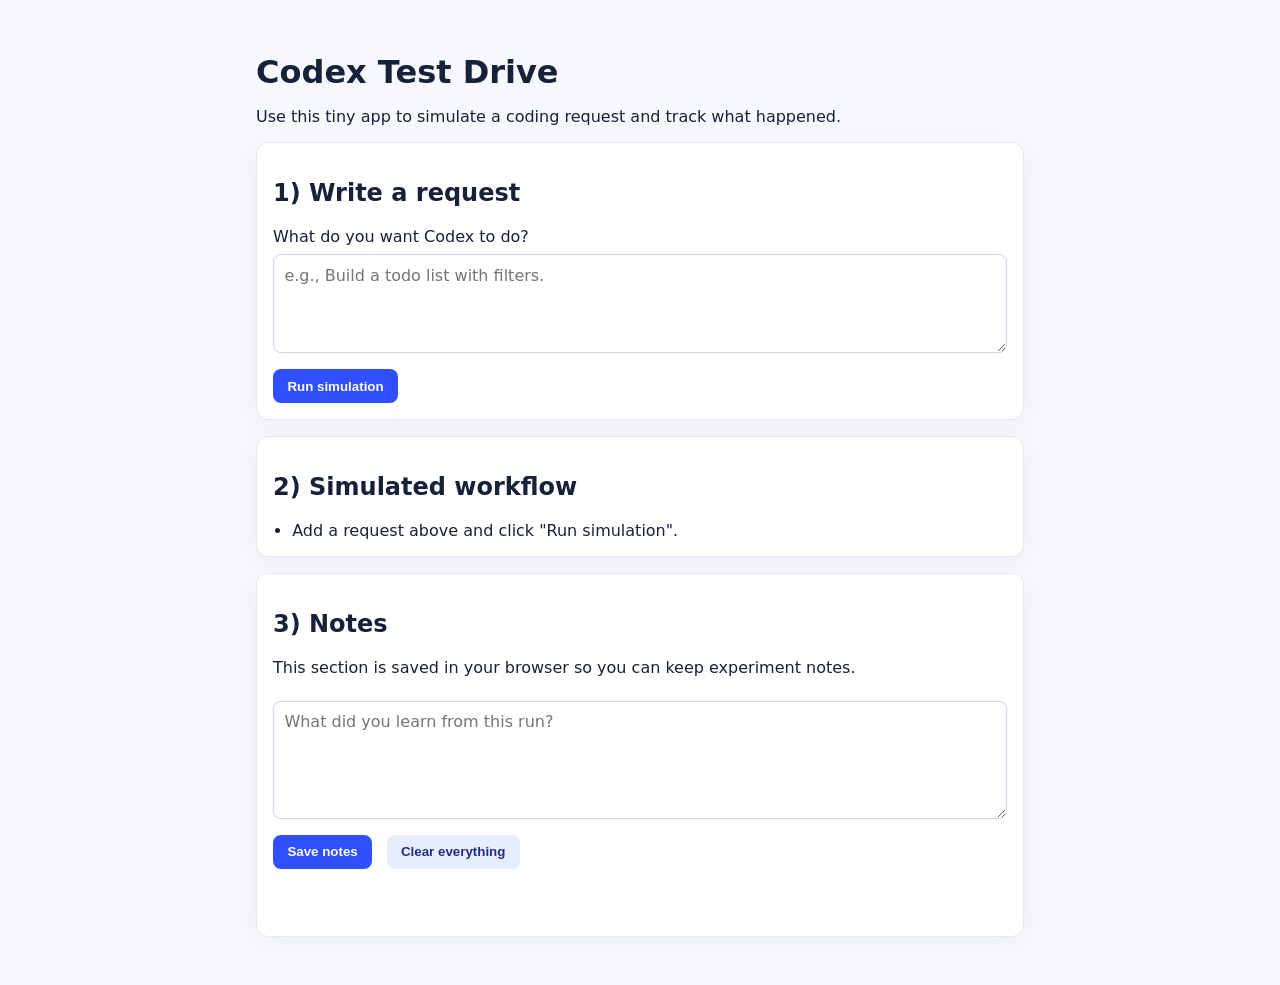
<file: index.html>
<!doctype html>
<html lang="en">
  <head>
    <meta charset="UTF-8" />
    <meta name="viewport" content="width=device-width, initial-scale=1.0" />
    <title>Codex Test Drive</title>
    <link rel="stylesheet" href="styles.css" />
  </head>
  <body>
    <main class="app">
      <header>
        <h1>Codex Test Drive</h1>
        <p>Use this tiny app to simulate a coding request and track what happened.</p>
      </header>

      <section class="card">
        <h2>1) Write a request</h2>
        <label for="promptInput">What do you want Codex to do?</label>
        <textarea id="promptInput" rows="4" placeholder="e.g., Build a todo list with filters."></textarea>
        <button id="runBtn">Run simulation</button>
      </section>

      <section class="card">
        <h2>2) Simulated workflow</h2>
        <ul id="steps"></ul>
      </section>

      <section class="card">
        <h2>3) Notes</h2>
        <p>This section is saved in your browser so you can keep experiment notes.</p>
        <textarea id="notesInput" rows="5" placeholder="What did you learn from this run?"></textarea>
        <div class="actions">
          <button id="saveBtn">Save notes</button>
          <button id="clearBtn" class="ghost">Clear everything</button>
        </div>
        <p id="status" aria-live="polite"></p>
      </section>
    </main>

    <script src="app.js"></script>
  </body>
</html>
</file>
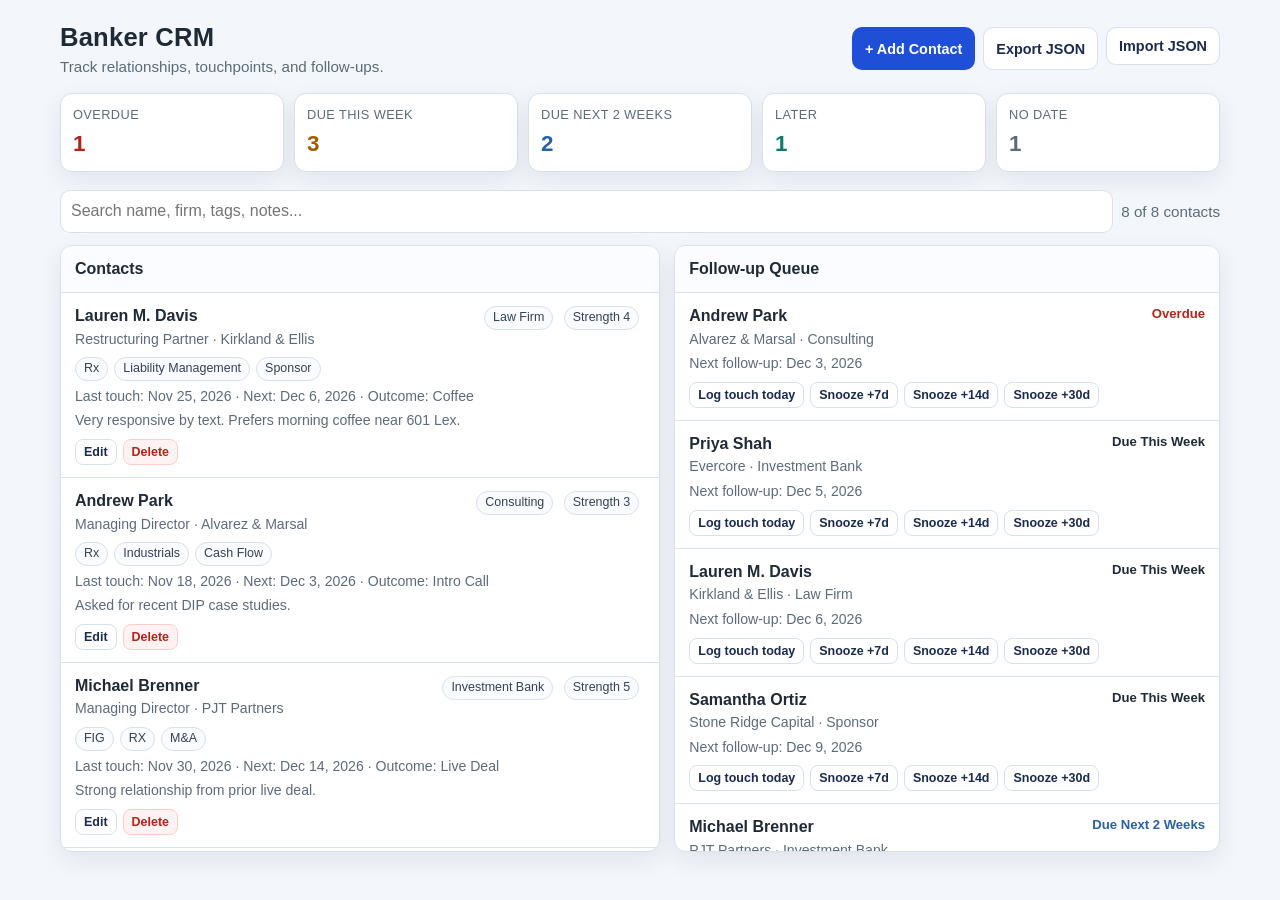
<file: banker_crm.html>
<!doctype html>
<html lang="en">
<head>
  <meta charset="UTF-8" />
  <meta name="viewport" content="width=device-width, initial-scale=1.0" />
  <title>Banker CRM</title>
  <style>
    :root {
      --bg: #f3f6fb;
      --card: #ffffff;
      --text: #1f2a37;
      --muted: #5c6b7a;
      --border: #d8e0ea;
      --brand: #1f4fd6;
      --brand-2: #163ca2;
      --danger: #b42318;
      --ok: #0f7b6c;
      --warn: #a15c00;
      --shadow: 0 8px 24px rgba(16, 24, 40, 0.08);
      --radius: 12px;
    }

    * { box-sizing: border-box; }

    body {
      margin: 0;
      font-family: Inter, -apple-system, BlinkMacSystemFont, "Segoe UI", Roboto, Helvetica, Arial, sans-serif;
      background: var(--bg);
      color: var(--text);
      line-height: 1.4;
    }

    .container {
      max-width: 1200px;
      margin: 0 auto;
      padding: 20px;
    }

    .topbar {
      display: flex;
      gap: 12px;
      justify-content: space-between;
      align-items: center;
      margin-bottom: 16px;
      flex-wrap: wrap;
    }

    h1 {
      margin: 0;
      font-size: 1.6rem;
      letter-spacing: 0.2px;
    }

    .sub {
      color: var(--muted);
      font-size: 0.95rem;
    }

    .actions {
      display: flex;
      gap: 8px;
      flex-wrap: wrap;
    }

    button, .btn {
      border: 1px solid transparent;
      background: #e9eef9;
      color: #1a2b4f;
      border-radius: 10px;
      padding: 8px 12px;
      cursor: pointer;
      font-weight: 600;
      font-size: 0.9rem;
    }

    button:hover, .btn:hover { filter: brightness(0.98); }
    button:active, .btn:active { transform: translateY(1px); }

    .primary {
      background: var(--brand);
      color: #fff;
    }

    .primary:hover { background: var(--brand-2); }

    .danger {
      background: #fef3f2;
      border-color: #fecdca;
      color: var(--danger);
    }

    .ghost {
      background: #fff;
      border-color: var(--border);
    }

    .grid {
      display: grid;
      grid-template-columns: repeat(5, minmax(130px, 1fr));
      gap: 10px;
      margin: 14px 0 18px;
    }

    .stat {
      background: var(--card);
      border: 1px solid var(--border);
      border-radius: var(--radius);
      padding: 12px;
      box-shadow: var(--shadow);
    }

    .stat .label {
      color: var(--muted);
      font-size: 0.8rem;
      text-transform: uppercase;
      letter-spacing: 0.4px;
    }

    .stat .value {
      font-size: 1.4rem;
      font-weight: 700;
      margin-top: 4px;
    }

    .toolbar {
      display: flex;
      gap: 8px;
      margin-bottom: 12px;
      flex-wrap: wrap;
      align-items: center;
    }

    input[type="text"], input[type="date"], select, textarea, input[type="number"] {
      width: 100%;
      padding: 9px 10px;
      border: 1px solid var(--border);
      border-radius: 10px;
      background: #fff;
      font: inherit;
      color: inherit;
    }

    textarea { min-height: 90px; resize: vertical; }

    .search {
      flex: 1;
      min-width: 220px;
    }

    .panes {
      display: grid;
      grid-template-columns: 1.1fr 1fr;
      gap: 14px;
    }

    .panel {
      background: var(--card);
      border: 1px solid var(--border);
      border-radius: var(--radius);
      box-shadow: var(--shadow);
      overflow: hidden;
    }

    .panel h2 {
      margin: 0;
      padding: 12px 14px;
      border-bottom: 1px solid var(--border);
      font-size: 1rem;
      background: #fafcff;
    }

    .list {
      display: flex;
      flex-direction: column;
      max-height: 62vh;
      overflow: auto;
    }

    .contact, .queue-item {
      border-bottom: 1px solid var(--border);
      padding: 12px 14px;
    }

    .contact:last-child, .queue-item:last-child { border-bottom: none; }

    .row {
      display: flex;
      justify-content: space-between;
      gap: 8px;
      align-items: flex-start;
      flex-wrap: wrap;
    }

    .name {
      font-weight: 700;
      font-size: 1rem;
    }

    .meta {
      color: var(--muted);
      font-size: 0.88rem;
      margin-top: 2px;
    }

    .chip {
      display: inline-block;
      font-size: 0.78rem;
      border-radius: 999px;
      padding: 2px 8px;
      margin-right: 6px;
      border: 1px solid var(--border);
      background: #f9fbff;
      color: #334155;
    }

    .queue-status { font-size: 0.82rem; font-weight: 700; }
    .status-overdue { color: var(--danger); }
    .status-thisweek { color: var(--warn); }
    .status-next2 { color: #295fa6; }
    .status-later { color: var(--ok); }
    .status-nodate { color: var(--muted); }

    .inline-actions {
      display: flex;
      gap: 6px;
      flex-wrap: wrap;
      margin-top: 8px;
    }

    .small { font-size: 0.78rem; padding: 5px 8px; border-radius: 8px; }

    .empty {
      padding: 18px;
      color: var(--muted);
      font-style: italic;
    }

    dialog {
      border: none;
      width: min(900px, 96vw);
      max-height: 90vh;
      border-radius: 14px;
      padding: 0;
      box-shadow: 0 20px 40px rgba(2, 6, 23, 0.3);
    }

    dialog::backdrop { background: rgba(15, 23, 42, 0.5); }

    .modal-head {
      padding: 12px 14px;
      border-bottom: 1px solid var(--border);
      display: flex;
      justify-content: space-between;
      align-items: center;
    }

    .modal-body {
      padding: 14px;
      overflow: auto;
      max-height: calc(90vh - 114px);
    }

    .form-grid {
      display: grid;
      grid-template-columns: repeat(2, minmax(0, 1fr));
      gap: 10px;
    }

    .full { grid-column: 1 / -1; }

    label {
      display: block;
      font-size: 0.82rem;
      color: #334155;
      margin-bottom: 5px;
      font-weight: 600;
    }

    .modal-foot {
      border-top: 1px solid var(--border);
      padding: 10px 14px;
      display: flex;
      justify-content: flex-end;
      gap: 8px;
    }

    @media (max-width: 920px) {
      .grid { grid-template-columns: repeat(2, minmax(140px, 1fr)); }
      .panes { grid-template-columns: 1fr; }
      .list { max-height: none; }
      .form-grid { grid-template-columns: 1fr; }
    }
  </style>
</head>
<body>
  <div class="container">
    <div class="topbar">
      <div>
        <h1>Banker CRM</h1>
        <div class="sub">Track relationships, touchpoints, and follow-ups.</div>
      </div>
      <div class="actions">
        <button id="addBtn" class="primary">+ Add Contact</button>
        <button id="exportBtn" class="ghost">Export JSON</button>
        <label class="btn ghost" for="importInput">Import JSON</label>
        <input id="importInput" type="file" accept="application/json" style="display:none;" />
      </div>
    </div>

    <section class="grid" id="dashboard"></section>

    <div class="toolbar">
      <input id="searchInput" class="search" type="text" placeholder="Search name, firm, tags, notes..." />
      <span class="sub" id="resultsMeta"></span>
    </div>

    <div class="panes">
      <section class="panel">
        <h2>Contacts</h2>
        <div class="list" id="contactsList"></div>
      </section>
      <section class="panel">
        <h2>Follow-up Queue</h2>
        <div class="list" id="queueList"></div>
      </section>
    </div>
  </div>

  <dialog id="contactDialog">
    <div class="modal-head">
      <strong id="modalTitle">Add Contact</strong>
      <button id="closeModalBtn" class="ghost small">Close</button>
    </div>
    <form id="contactForm">
      <div class="modal-body form-grid">
        <div>
          <label for="full_name">Full Name</label>
          <input id="full_name" name="full_name" type="text" required />
        </div>
        <div>
          <label for="firm">Firm</label>
          <input id="firm" name="firm" type="text" />
        </div>
        <div>
          <label for="role">Role</label>
          <input id="role" name="role" type="text" />
        </div>
        <div>
          <label for="group">Group</label>
          <select id="group" name="group" required>
            <option>Sponsor</option>
            <option>Law Firm</option>
            <option>Restructuring Advisor</option>
            <option>Investment Bank</option>
            <option>Consulting</option>
            <option>Other</option>
          </select>
        </div>
        <div class="full">
          <label for="coverage_tags">Coverage Tags (comma-separated)</label>
          <input id="coverage_tags" name="coverage_tags" type="text" placeholder="Telco, Rx, Credit" />
        </div>
        <div>
          <label for="relationship_strength">Relationship Strength (1-5)</label>
          <input id="relationship_strength" name="relationship_strength" type="number" min="1" max="5" value="3" />
        </div>
        <div>
          <label for="last_outcome">Last Outcome</label>
          <select id="last_outcome" name="last_outcome">
            <option>Intro Call</option>
            <option>Coffee</option>
            <option>Dinner</option>
            <option>Live Deal</option>
            <option>No Response</option>
            <option>Other</option>
          </select>
        </div>
        <div>
          <label for="last_touch">Last Touch</label>
          <input id="last_touch" name="last_touch" type="date" />
        </div>
        <div>
          <label for="next_followup">Next Follow-up</label>
          <input id="next_followup" name="next_followup" type="date" />
        </div>
        <div class="full">
          <label for="how_i_can_help">How I Can Help</label>
          <textarea id="how_i_can_help" name="how_i_can_help"></textarea>
        </div>
        <div class="full">
          <label for="deal_context">Deal Context</label>
          <textarea id="deal_context" name="deal_context"></textarea>
        </div>
        <div class="full">
          <label for="notes">Notes</label>
          <textarea id="notes" name="notes"></textarea>
        </div>
      </div>
      <div class="modal-foot">
        <button type="button" id="cancelBtn" class="ghost">Cancel</button>
        <button type="submit" class="primary">Save Contact</button>
      </div>
    </form>
  </dialog>

  <script>
    const STORAGE_KEY = "banker_crm_contacts_v1";
    const groups = ["Sponsor", "Law Firm", "Restructuring Advisor", "Investment Bank", "Consulting", "Other"];
    const outcomes = ["Intro Call", "Coffee", "Dinner", "Live Deal", "No Response", "Other"];

    const sampleContacts = [
      {
        id: crypto.randomUUID(),
        full_name: "Lauren M. Davis",
        firm: "Kirkland & Ellis",
        role: "Restructuring Partner",
        group: "Law Firm",
        coverage_tags: "Rx, Liability Management, Sponsor",
        relationship_strength: 4,
        last_touch: dateOffset(-9),
        next_followup: dateOffset(2),
        how_i_can_help: "Share lender sentiment and connect with private credit desks.",
        deal_context: "Advising sponsor-backed healthcare issuer evaluating exchange offer.",
        notes: "Very responsive by text. Prefers morning coffee near 601 Lex.",
        last_outcome: "Coffee"
      },
      {
        id: crypto.randomUUID(),
        full_name: "Andrew Park",
        firm: "Alvarez & Marsal",
        role: "Managing Director",
        group: "Consulting",
        coverage_tags: "Rx, Industrials, Cash Flow",
        relationship_strength: 3,
        last_touch: dateOffset(-16),
        next_followup: dateOffset(-1),
        how_i_can_help: "Provide financing alternatives for near-term liquidity needs.",
        deal_context: "Interim CFO support on stressed auto supplier.",
        notes: "Asked for recent DIP case studies.",
        last_outcome: "Intro Call"
      },
      {
        id: crypto.randomUUID(),
        full_name: "Michael Brenner",
        firm: "PJT Partners",
        role: "Managing Director",
        group: "Investment Bank",
        coverage_tags: "FIG, RX, M&A",
        relationship_strength: 5,
        last_touch: dateOffset(-4),
        next_followup: dateOffset(10),
        how_i_can_help: "Bring sponsor color and cross-border investor access.",
        deal_context: "Lead advisor on regional bank strategic review.",
        notes: "Strong relationship from prior live deal.",
        last_outcome: "Live Deal"
      },
      {
        id: crypto.randomUUID(),
        full_name: "Samantha Ortiz",
        firm: "Stone Ridge Capital",
        role: "Partner",
        group: "Sponsor",
        coverage_tags: "Telco, Infrastructure, Credit",
        relationship_strength: 4,
        last_touch: dateOffset(-21),
        next_followup: dateOffset(5),
        how_i_can_help: "Source co-investors and provide debt market windows.",
        deal_context: "Considering carve-out of fiber assets.",
        notes: "Prefers concise email updates with valuation comps.",
        last_outcome: "Dinner"
      },
      {
        id: crypto.randomUUID(),
        full_name: "Rachel Kim",
        firm: "Lazard",
        role: "Director",
        group: "Investment Bank",
        coverage_tags: "Consumer, M&A, Sponsor",
        relationship_strength: 3,
        last_touch: dateOffset(-6),
        next_followup: dateOffset(17),
        how_i_can_help: "Offer debt capacity analysis for buyside mandates.",
        deal_context: "Running sponsor sell-side in specialty retail.",
        notes: "Open to triaging financing options jointly.",
        last_outcome: "Intro Call"
      },
      {
        id: crypto.randomUUID(),
        full_name: "David Ng",
        firm: "Houlihan Lokey",
        role: "Senior VP",
        group: "Restructuring Advisor",
        coverage_tags: "Credit, Rx, Energy",
        relationship_strength: 2,
        last_touch: dateOffset(-33),
        next_followup: "",
        how_i_can_help: "Connect with rescue capital funds for out-of-court options.",
        deal_context: "Advising E&P company on covenant reset discussions.",
        notes: "No response on last two outreach attempts.",
        last_outcome: "No Response"
      },
      {
        id: crypto.randomUUID(),
        full_name: "Priya Shah",
        firm: "Evercore",
        role: "Vice President",
        group: "Investment Bank",
        coverage_tags: "Healthcare, FIG, Capital Markets",
        relationship_strength: 4,
        last_touch: dateOffset(-2),
        next_followup: dateOffset(1),
        how_i_can_help: "Provide investor feedback from crossover accounts.",
        deal_context: "Potential convert for medtech platform.",
        notes: "Has strong ties with growth equity funds.",
        last_outcome: "Coffee"
      },
      {
        id: crypto.randomUUID(),
        full_name: "Jonathan Reed",
        firm: "Apollo Global Management",
        role: "Principal",
        group: "Sponsor",
        coverage_tags: "Credit, Industrials, Special Situations",
        relationship_strength: 5,
        last_touch: dateOffset(-12),
        next_followup: dateOffset(28),
        how_i_can_help: "Flag proprietary opportunities and debt financing pathways.",
        deal_context: "Evaluating distressed carve-out with union liabilities.",
        notes: "Best channel is assistant scheduling for in-person meetings.",
        last_outcome: "Dinner"
      }
    ];

    let contacts = loadContacts();
    let editingId = null;

    const dashboard = document.getElementById("dashboard");
    const contactsList = document.getElementById("contactsList");
    const queueList = document.getElementById("queueList");
    const searchInput = document.getElementById("searchInput");
    const resultsMeta = document.getElementById("resultsMeta");

    const dialog = document.getElementById("contactDialog");
    const form = document.getElementById("contactForm");
    const modalTitle = document.getElementById("modalTitle");

    document.getElementById("addBtn").addEventListener("click", () => openModal());
    document.getElementById("closeModalBtn").addEventListener("click", closeModal);
    document.getElementById("cancelBtn").addEventListener("click", closeModal);
    searchInput.addEventListener("input", render);

    document.getElementById("exportBtn").addEventListener("click", exportJSON);
    document.getElementById("importInput").addEventListener("change", importJSON);

    form.addEventListener("submit", (e) => {
      e.preventDefault();
      const data = formToContact();
      if (editingId) {
        contacts = contacts.map((c) => (c.id === editingId ? { ...c, ...data, id: editingId } : c));
      } else {
        contacts.unshift({ ...data, id: crypto.randomUUID() });
      }
      saveContacts();
      closeModal();
      render();
    });

    contactsList.addEventListener("click", (e) => {
      const btn = e.target.closest("button[data-action]");
      if (!btn) return;
      const id = btn.dataset.id;
      const action = btn.dataset.action;
      const contact = contacts.find((c) => c.id === id);
      if (!contact) return;

      if (action === "edit") {
        openModal(contact);
      }
      if (action === "delete") {
        if (confirm(`Delete ${contact.full_name}?`)) {
          contacts = contacts.filter((c) => c.id !== id);
          saveContacts();
          render();
        }
      }
    });

    queueList.addEventListener("click", (e) => {
      const btn = e.target.closest("button[data-queue-action]");
      if (!btn) return;
      const id = btn.dataset.id;
      const action = btn.dataset.queueAction;
      const c = contacts.find((x) => x.id === id);
      if (!c) return;

      if (action === "logtouch") {
        c.last_touch = todayISO();
      }
      if (action.startsWith("snooze")) {
        const days = Number(action.replace("snooze", ""));
        const basis = c.next_followup || todayISO();
        c.next_followup = addDays(basis, days);
      }
      saveContacts();
      render();
    });

    render();

    function render() {
      const filtered = filteredContacts();
      renderDashboard(filtered);
      renderContacts(filtered);
      renderQueue(filtered);
      resultsMeta.textContent = `${filtered.length} of ${contacts.length} contact${contacts.length === 1 ? "" : "s"}`;
    }

    function renderDashboard(list) {
      const counts = { overdue: 0, thisWeek: 0, next2: 0, later: 0, noDate: 0 };
      list.forEach((c) => {
        const bucket = followupBucket(c.next_followup);
        counts[bucket]++;
      });

      dashboard.innerHTML = `
        ${statCard("Overdue", counts.overdue, "status-overdue")}
        ${statCard("Due This Week", counts.thisWeek, "status-thisweek")}
        ${statCard("Due Next 2 Weeks", counts.next2, "status-next2")}
        ${statCard("Later", counts.later, "status-later")}
        ${statCard("No Date", counts.noDate, "status-nodate")}
      `;
    }

    function renderContacts(list) {
      if (!list.length) {
        contactsList.innerHTML = `<div class="empty">No contacts match your search.</div>`;
        return;
      }

      contactsList.innerHTML = list.map((c) => {
        const tags = splitTags(c.coverage_tags).map((t) => `<span class="chip">${escapeHtml(t)}</span>`).join("");
        return `
          <article class="contact">
            <div class="row">
              <div>
                <div class="name">${escapeHtml(c.full_name)}</div>
                <div class="meta">${escapeHtml(c.role || "")}${c.role && c.firm ? " · " : ""}${escapeHtml(c.firm || "")}</div>
              </div>
              <div>
                <span class="chip">${escapeHtml(c.group)}</span>
                <span class="chip">Strength ${Number(c.relationship_strength || 0)}</span>
              </div>
            </div>
            <div style="margin-top:7px;">${tags || '<span class="meta">No tags</span>'}</div>
            <div class="meta" style="margin-top:6px;">
              Last touch: ${fmtDate(c.last_touch)} · Next: ${fmtDate(c.next_followup)} · Outcome: ${escapeHtml(c.last_outcome || "")}
            </div>
            <div class="meta" style="margin-top:5px;">${escapeHtml(truncate(c.notes || "", 130))}</div>
            <div class="inline-actions">
              <button class="small ghost" data-action="edit" data-id="${c.id}">Edit</button>
              <button class="small danger" data-action="delete" data-id="${c.id}">Delete</button>
            </div>
          </article>
        `;
      }).join("");
    }

    function renderQueue(list) {
      const queue = [...list].sort((a, b) => sortByFollowup(a.next_followup, b.next_followup));
      if (!queue.length) {
        queueList.innerHTML = `<div class="empty">No follow-ups available.</div>`;
        return;
      }

      queueList.innerHTML = queue.map((c) => {
        const bucket = followupBucket(c.next_followup);
        const statusText = {
          overdue: "Overdue",
          thisWeek: "Due This Week",
          next2: "Due Next 2 Weeks",
          later: "Later",
          noDate: "No Date"
        }[bucket];

        return `
          <article class="queue-item">
            <div class="row">
              <div>
                <div class="name">${escapeHtml(c.full_name)}</div>
                <div class="meta">${escapeHtml(c.firm || "")} · ${escapeHtml(c.group)}</div>
              </div>
              <div class="queue-status status-${bucket}">${statusText}</div>
            </div>
            <div class="meta" style="margin-top:5px;">Next follow-up: ${fmtDate(c.next_followup)}</div>
            <div class="inline-actions">
              <button class="small ghost" data-queue-action="logtouch" data-id="${c.id}">Log touch today</button>
              <button class="small ghost" data-queue-action="snooze7" data-id="${c.id}">Snooze +7d</button>
              <button class="small ghost" data-queue-action="snooze14" data-id="${c.id}">Snooze +14d</button>
              <button class="small ghost" data-queue-action="snooze30" data-id="${c.id}">Snooze +30d</button>
            </div>
          </article>
        `;
      }).join("");
    }

    function openModal(contact = null) {
      editingId = contact ? contact.id : null;
      modalTitle.textContent = contact ? "Edit Contact" : "Add Contact";
      form.reset();

      if (contact) {
        for (const key of ["full_name", "firm", "role", "group", "coverage_tags", "relationship_strength", "last_touch", "next_followup", "how_i_can_help", "deal_context", "notes", "last_outcome"]) {
          const el = form.elements[key];
          if (!el) continue;
          el.value = contact[key] ?? "";
        }
      } else {
        form.elements.group.value = groups[0];
        form.elements.last_outcome.value = outcomes[0];
        form.elements.relationship_strength.value = 3;
      }

      dialog.showModal();
    }

    function closeModal() {
      dialog.close();
      editingId = null;
    }

    function formToContact() {
      const data = Object.fromEntries(new FormData(form).entries());
      data.relationship_strength = Math.max(1, Math.min(5, Number(data.relationship_strength || 3)));
      data.full_name = (data.full_name || "").trim();
      data.firm = (data.firm || "").trim();
      data.role = (data.role || "").trim();
      data.group = groups.includes(data.group) ? data.group : "Other";
      data.last_outcome = outcomes.includes(data.last_outcome) ? data.last_outcome : "Other";
      return data;
    }

    function filteredContacts() {
      const q = searchInput.value.trim().toLowerCase();
      if (!q) return contacts;
      return contacts.filter((c) => [c.full_name, c.firm, c.coverage_tags, c.notes, c.deal_context, c.how_i_can_help]
        .some((x) => String(x || "").toLowerCase().includes(q)));
    }

    function followupBucket(dateStr) {
      if (!dateStr) return "noDate";
      const target = toDate(dateStr);
      if (!target) return "noDate";
      const t = startOfDay(target);
      const today = startOfDay(new Date());
      const diff = Math.floor((t - today) / 86400000);
      if (diff < 0) return "overdue";
      if (diff <= 7) return "thisWeek";
      if (diff <= 21) return "next2";
      return "later";
    }

    function sortByFollowup(a, b) {
      if (!a && !b) return 0;
      if (!a) return 1;
      if (!b) return -1;
      return toDate(a) - toDate(b);
    }

    function loadContacts() {
      try {
        const raw = localStorage.getItem(STORAGE_KEY);
        if (!raw) {
          const seeded = structuredClone(sampleContacts);
          localStorage.setItem(STORAGE_KEY, JSON.stringify(seeded));
          return seeded;
        }
        const parsed = JSON.parse(raw);
        return Array.isArray(parsed) ? parsed : structuredClone(sampleContacts);
      } catch {
        return structuredClone(sampleContacts);
      }
    }

    function saveContacts() {
      localStorage.setItem(STORAGE_KEY, JSON.stringify(contacts));
    }

    function exportJSON() {
      const blob = new Blob([JSON.stringify(contacts, null, 2)], { type: "application/json" });
      const a = document.createElement("a");
      a.href = URL.createObjectURL(blob);
      a.download = `banker_crm_backup_${todayISO()}.json`;
      a.click();
      setTimeout(() => URL.revokeObjectURL(a.href), 500);
    }

    function importJSON(event) {
      const file = event.target.files?.[0];
      if (!file) return;
      const reader = new FileReader();
      reader.onload = () => {
        try {
          const parsed = JSON.parse(String(reader.result));
          if (!Array.isArray(parsed)) throw new Error("Invalid format");
          contacts = parsed.map((c) => normalizeContact(c));
          saveContacts();
          render();
          alert("Contacts imported successfully.");
        } catch {
          alert("Could not import JSON. Please use a valid backup file.");
        } finally {
          event.target.value = "";
        }
      };
      reader.readAsText(file);
    }

    function normalizeContact(c) {
      return {
        id: c.id || crypto.randomUUID(),
        full_name: String(c.full_name || "").trim(),
        firm: String(c.firm || "").trim(),
        role: String(c.role || "").trim(),
        group: groups.includes(c.group) ? c.group : "Other",
        coverage_tags: String(c.coverage_tags || ""),
        relationship_strength: Math.max(1, Math.min(5, Number(c.relationship_strength || 3))),
        last_touch: c.last_touch || "",
        next_followup: c.next_followup || "",
        how_i_can_help: String(c.how_i_can_help || ""),
        deal_context: String(c.deal_context || ""),
        notes: String(c.notes || ""),
        last_outcome: outcomes.includes(c.last_outcome) ? c.last_outcome : "Other"
      };
    }

    function dateOffset(days) {
      const d = new Date();
      d.setDate(d.getDate() + days);
      return d.toISOString().slice(0, 10);
    }

    function addDays(baseISO, days) {
      const d = toDate(baseISO) || new Date();
      d.setDate(d.getDate() + days);
      return d.toISOString().slice(0, 10);
    }

    function todayISO() {
      return new Date().toISOString().slice(0, 10);
    }

    function toDate(iso) {
      if (!iso) return null;
      const d = new Date(iso + "T00:00:00");
      return Number.isNaN(d.getTime()) ? null : d;
    }

    function startOfDay(d) {
      return new Date(d.getFullYear(), d.getMonth(), d.getDate());
    }

    function fmtDate(iso) {
      const d = toDate(iso);
      if (!d) return "—";
      return d.toLocaleDateString(undefined, { month: "short", day: "numeric", year: "numeric" });
    }

    function splitTags(tags) {
      return String(tags || "").split(",").map((t) => t.trim()).filter(Boolean);
    }

    function truncate(s, n) {
      return s.length > n ? s.slice(0, n - 1) + "…" : s;
    }

    function statCard(label, value, cls) {
      return `<div class="stat"><div class="label">${label}</div><div class="value ${cls}">${value}</div></div>`;
    }

    function escapeHtml(str) {
      return String(str)
        .replaceAll("&", "&amp;")
        .replaceAll("<", "&lt;")
        .replaceAll(">", "&gt;")
        .replaceAll('"', "&quot;")
        .replaceAll("'", "&#39;");
    }
  </script>
</body>
</html>
</file>
<file: styles.css>
:root {
  font-family: Inter, ui-sans-serif, system-ui, -apple-system, Segoe UI, Roboto, Arial, sans-serif;
  color: #17213a;
  background: #f6f8fc;
}

* {
  box-sizing: border-box;
}

body {
  margin: 0;
  min-height: 100vh;
}

.app {
  max-width: 800px;
  margin: 0 auto;
  padding: 2rem 1rem 3rem;
}

header h1 {
  margin-bottom: 0.35rem;
}

.card {
  background: #fff;
  border: 1px solid #e4e8f4;
  border-radius: 12px;
  padding: 1rem;
  margin-top: 1rem;
  box-shadow: 0 4px 20px rgba(22, 34, 72, 0.04);
}

textarea {
  width: 100%;
  margin-top: 0.5rem;
  border-radius: 8px;
  border: 1px solid #ccd3ea;
  padding: 0.65rem;
  font: inherit;
}

button {
  margin-top: 0.75rem;
  border: none;
  border-radius: 8px;
  padding: 0.6rem 0.9rem;
  font-weight: 600;
  background: #304ffe;
  color: white;
  cursor: pointer;
}

button.ghost {
  background: #e8ecff;
  color: #203082;
  margin-left: 0.5rem;
}

ul {
  margin: 0;
  padding-left: 1.2rem;
}

li + li {
  margin-top: 0.5rem;
}

.actions {
  display: flex;
  gap: 0.4rem;
}

#status {
  min-height: 1.2rem;
  color: #2d448f;
  font-weight: 500;
}
</file>
